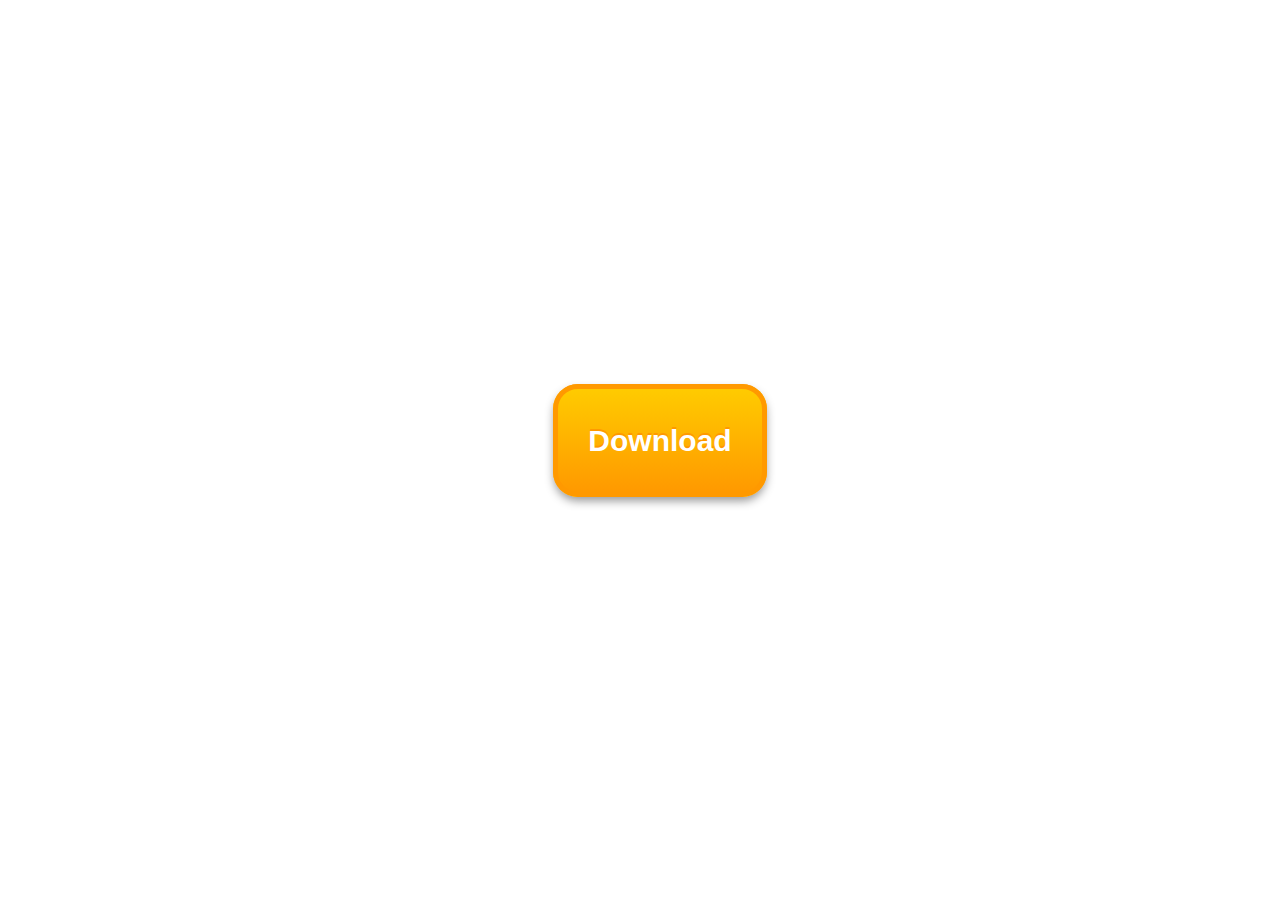
<file: Button Using CSS/index.html>
<!DOCTYPE HTML>
<html lang="en">
<head>
    <meta charset="uft-8" />
    <title>Button | COMP1054 Lab 8</title>
    <link href="css/style.css" rel="stylesheet" media="screen" />
</head>
<body>
    <nav>
        <ul>
            <li><a href="" title="Download">Download</a></li>
        </ul>
    </nav>
</body>
<!-- Created By Andrew Brough -->
</html>
</file>
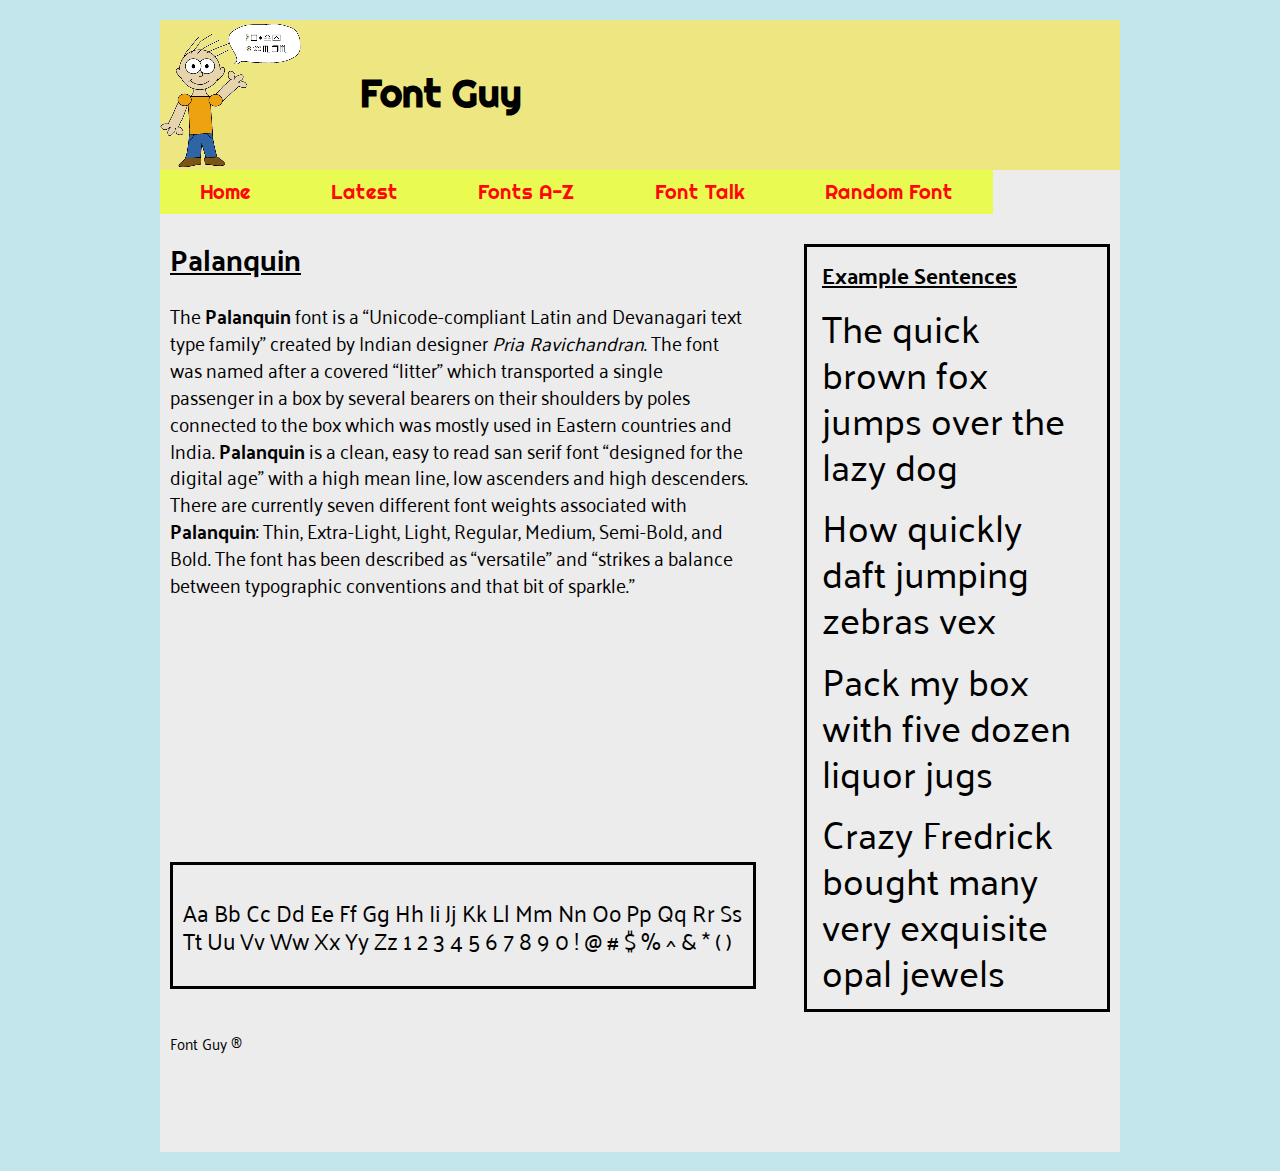
<file: Font Testing/index.html>
<!DOCTYPE html>
<html lang="en">
    <head>
        <meta charset="utf-8">
        <title>Palanquin | Font Man</title>
        <meta name="viewport" content="width=device-width, initial-scale=1.0" />
        <link href="css/normalize.css" rel="stylesheet" />
        <link href="css/style.css" rel="stylesheet" media="screen" />
    </head>
    <body>
        <header>
            <img src="img/fontguylogosmall.png" alt="Font Guy Logo" width="150px" height="150px"/>
            <h1>Font Guy</h1>
            <nav>
                <ul>
                    <li><a href="" title="Font Guy Homepage">Home</a></li>
                    <li><a href="" title="Latest Fonts">Latest</a></li>
                    <li><a href="" title="Fonts A-Z">Fonts A-Z</a></li>
                    <li><a href="" title="Forum">Font Talk</a></li>
                    <li><a href="" title="Random Font">Random Font</a></li>
                </ul>
            </nav>
        </header>
        <main>
            <article class="history">
                <h2>Palanquin</h2>
                <p>The <strong>Palanquin</strong> font is a <q cite="https://fonts.google.com/specimen/Palanquin">Unicode-compliant Latin and Devanagari text type family</q> created by Indian designer <em>Pria Ravichandran</em>.  The font was named after a covered “litter” which transported a single passenger in a box by several bearers on their shoulders by poles connected to the box which was mostly used in Eastern countries and India. <strong>Palanquin</strong> is a clean, easy to read san serif font <q cite="https://fonts.google.com/specimen/Palanquin">designed for the digital age</q> with a high mean line, low ascenders and high descenders. There are currently seven different font weights associated with <strong>Palanquin</strong>: Thin, Extra-Light, Light, Regular, Medium, Semi-Bold, and Bold. The font has been described as <q>versatile</q> and <q cite="https://fonts.google.com/specimen/Palanquin">strikes a balance between typographic conventions and that bit of sparkle.</q></p>
            </article>
            <aside class="sentences">
                <h3>Example Sentences</h3>
                <p>The quick brown fox jumps over the lazy dog</p>
                <p>How quickly daft jumping zebras vex</p>
                <p>Pack my box with five dozen liquor jugs</p>
                <p>Crazy Fredrick bought many very exquisite opal jewels</p>
            </aside>
            <section class="examples">
                <p>Aa Bb Cc Dd Ee Ff Gg Hh Ii Jj Kk Ll Mm Nn Oo Pp Qq Rr Ss Tt Uu Vv Ww Xx Yy Zz 1 2 3 4 5 6 7 8 9 0 ! @ # $ % ^ &amp; * ( )</p>
            </section>
        </main>
        <footer>
            <p><small>Font Guy &reg;</small></p> 
        </footer>
    </body>
</html>
</file>
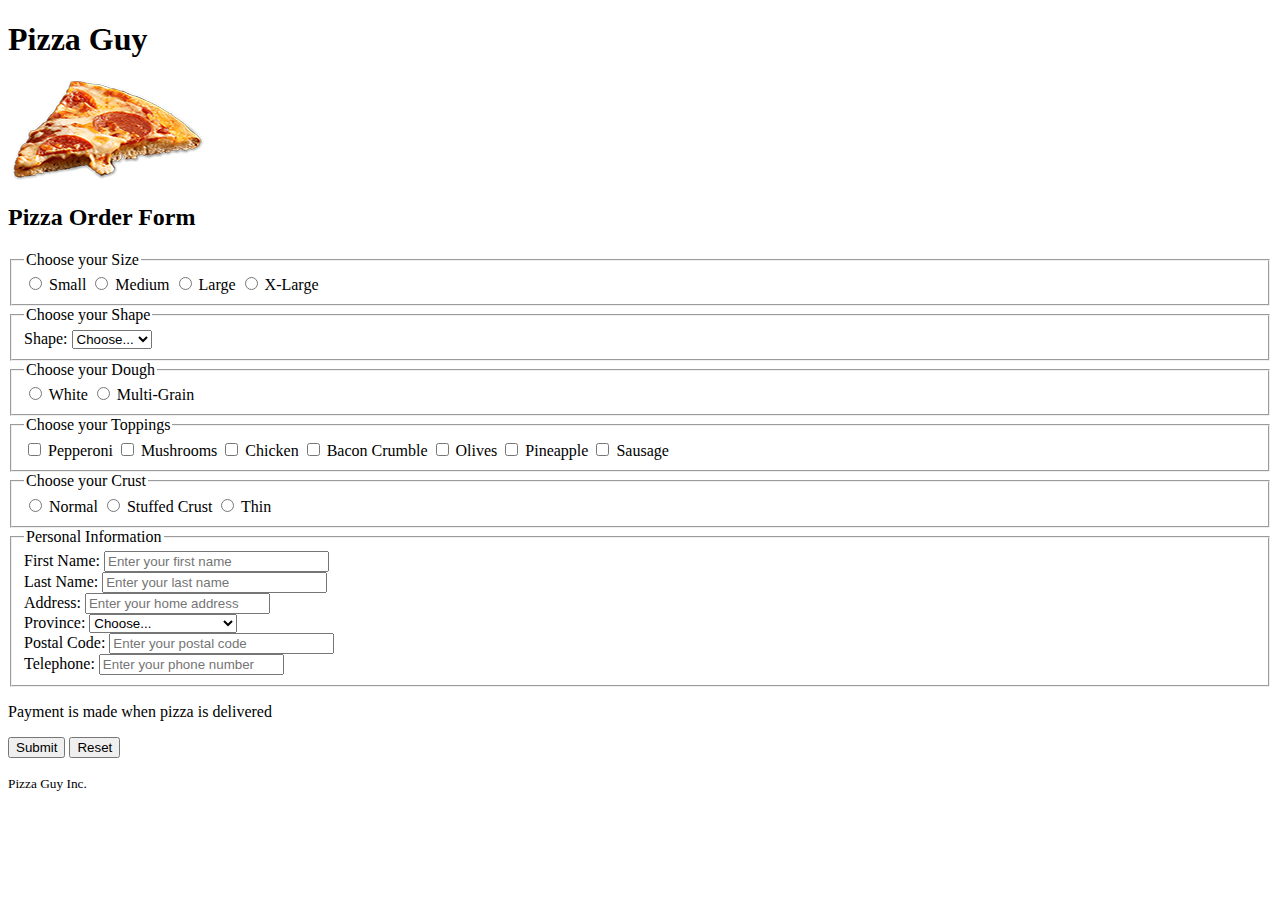
<file: Form Early Example/index.html>
<!doctype html>
<html lang="en">
    <head>
    <meta charset="utf-8" />
    <title>Pizza Order Form | Pizza Guy</title>
    </head>
    <body>
        <header>
        <h1>Pizza Guy</h1>
        <img src="img/pizza-slice.png" width="200" height="100" alt="Pizza Guy Logo" />
        <!-- Imaged sourced from http://www.palermospizza.com/our-pizza/pizzeria/pepperoni-pizza -->
        </header>
        <main>
            <h2>Pizza Order Form</h2>
            <form id="Order_form" method="post" action="order-form.php">
                <input type="hidden" name="form_sent" value="1" />
                <fieldset>
                    <legend>Choose your Size</legend>
                        <input type="radio" name="size" id="small" value="small" />
                        <label for="small">Small</label>
                        <input type="radio" name="size" id="medium" value="medium" />
                        <label for="medium">Medium</label>
                        <input type="radio" name="size" id="large" value="large" />
                        <label for="large">Large</label>
                        <input type="radio" name="size" id="x-large" value="x-large" /> <label for="x-large">X-Large</label>
                </fieldset>
                <fieldset>
                    <legend>Choose your Shape</legend>
                        <label for="shape">Shape:</label>
                        <select id="shape" name="shape" required>
                            <option value="choose">Choose...</option>
                            <option value="circle">Circle</option>
                            <option value="square">Square</option>
                        </select>
                </fieldset>
                <fieldset>
                    <legend>Choose your Dough</legend>
                        <input type="radio" name="dough" id="white" value="white" />
                        <label for="white">White</label>
                        <input type="radio" name="grain" id="grain" value="grain" />
                        <label for="grain">Multi-Grain</label>
                </fieldset>
                <fieldset>
                    <legend>Choose your Toppings</legend>
                        <input type="checkbox" name="topping" id="pepperoni" value="pepperoni" />
                        <label for="pepperoni">Pepperoni</label>
                        <input type="checkbox" name="topping" id="mushroom" value="mushroom" />
                        <label for="mushroom">Mushrooms</label>
                        <input type="checkbox" name="topping" id="chicken" value="chicken" />
                        <label for="chicken">Chicken</label>
                        <input type="checkbox" name="topping" id="baconcrumble" value="baconcrumble" />
                        <label for="baconcrumble">Bacon Crumble</label>
                        <input type="checkbox" name="topping" id="olives" value="olives" />
                        <label for="olives">Olives</label>
                        <input type="checkbox" name="topping" id="pineapple" value="pineapple" />
                        <label for="pineapple">Pineapple</label>
                        <input type="checkbox" name="topping" id="sausage" value="sausage" />
                        <label for="sausage">Sausage</label>
                </fieldset>
                <fieldset>
                    <legend>Choose your Crust</legend>
                        <input type="radio" name="crust" id="normal" value="normal" />
                        <label for="normal">Normal</label>
                        <input type="radio" name="crust" id="stuffed" value="stuffed" />
                        <label for="stuffed">Stuffed Crust</label>
                        <input type="radio" name="crust" id="thin" value="thin" />
                        <label for="thin">Thin</label>
                </fieldset>
                <fieldset>
                    <legend>Personal Information</legend>
                    <div>
                        <label for= "fname">First Name:</label>
                        <input type="text" name="fname" id="fname" size="25" maxlength="30" placeholder= "Enter your first name" required />
                    </div>
                    <div>
                        <label for= "lname">Last Name:</label>
                        <input type="text" name="lname" id="lname" size="25" maxlength="30" placeholder= "Enter your last name" required />
                    </div>
                    <div>
                        <label for="address">Address:</label>
                        <input type="text" id="address" name="address" placeholder= "Enter your home address" required />
                    </div>
                    <div>
                        <label for="province">Province:</label>
                        <select id="province" name="province">
                            <option value="choose">Choose...</option>
                            <option value="AB">Alberta</option>
                            <option value="BC">British Colombia</option>
                            <option value="ON">Ontario</option>
                            <option value="MB">Manitoba</option>
                            <option value="NB">New Brunswick</option>
                            <option value="NL">Newfoundland</option>
                            <option value="NT">Northwest Territories</option>
                            <option value="NS">Nova Scotia</option>
                            <option value="NV">Nunavut</option>
                            <option value="PE">Prince Edward Island</option>
                            <option value="PQ">Québec</option>
                            <option value="SK">Saskatchewan</option>
                            <option value="YK">Yukon</option>
                        </select>
                    </div>
                    <div>
                        <label for="postalcode">Postal Code:</label>
                        <input type="text" id="postalcode" size="25" maxlength="6" placeholder= "Enter your postal code"
                    </div>
                    <div>
                        <label for= "phone">Telephone:</label>
                        <input type= "tel" name="phone" id="phone" pattern="\d{3}-\d{3 }-\d{4}" placeholder="Enter your phone number" required />
                    </div>
                </fieldset>
                <p>Payment is made when pizza is delivered</p>
                <input type="submit" />
                <input type="reset" />
            </form>
            <footer>
                <p><small>Pizza Guy Inc.</small></p>
            </footer>
        </main>
    </body>
    <!-- Coded By Andrew Brough -->
</html>
</file>
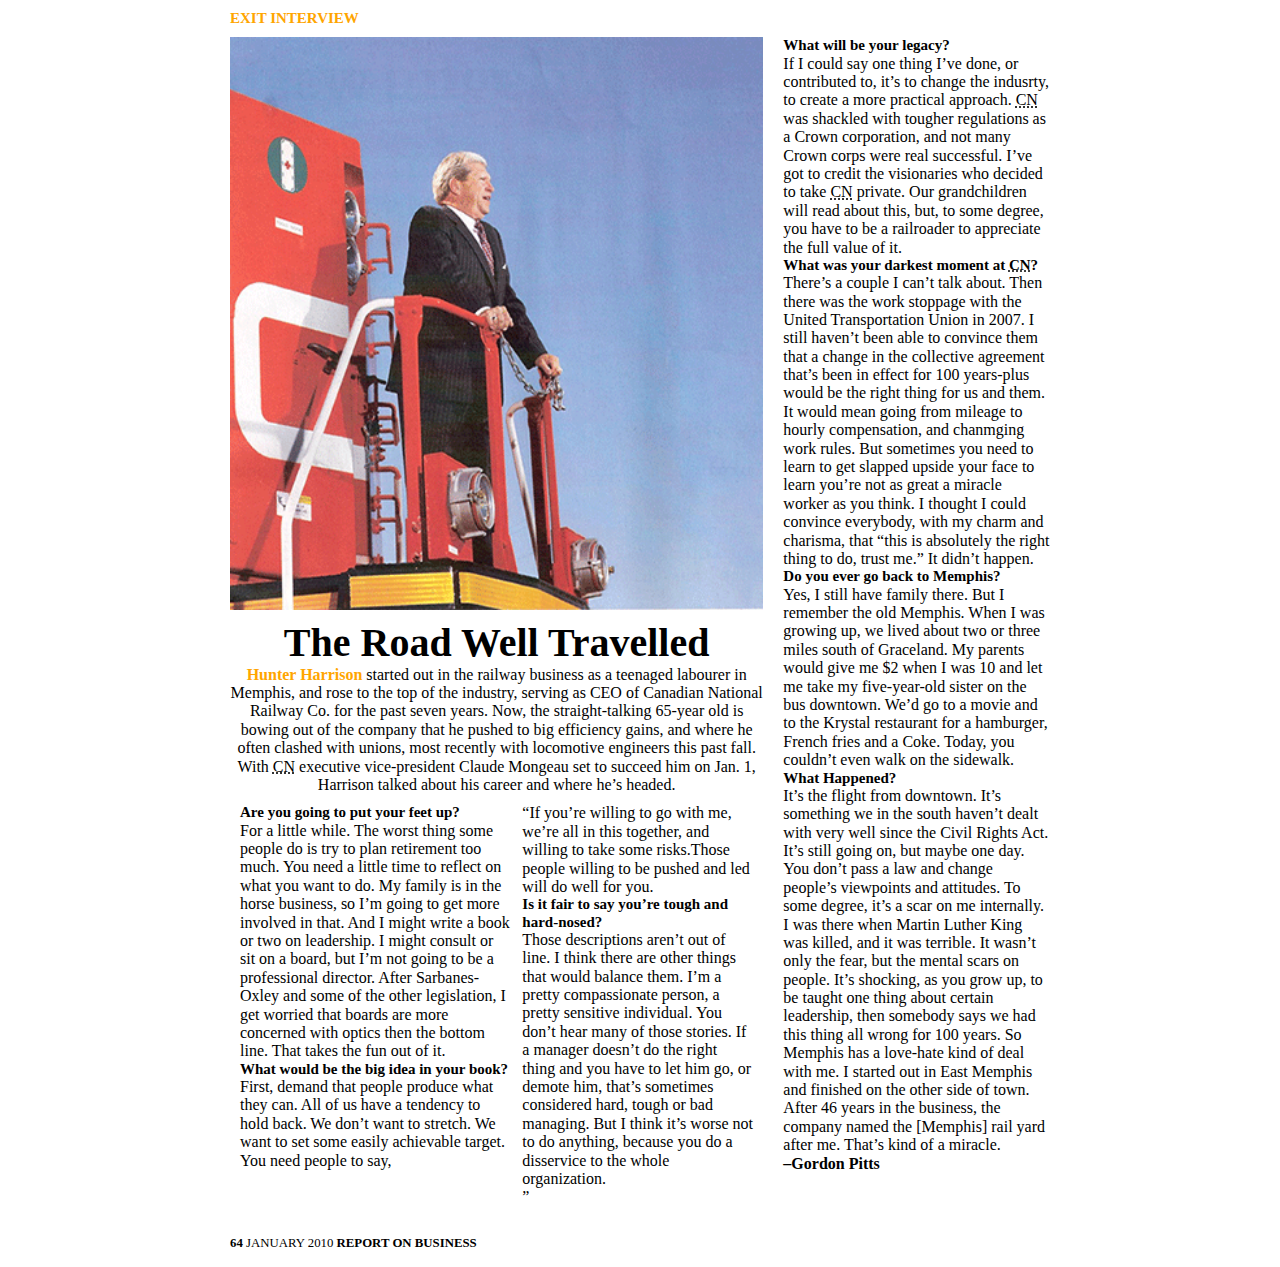
<file: Magazine Page Recreation/index.html>
<!DOCTYPE html>
<html>
<head>
	<meta charset="utf-8" />
	<title>Exit Interview: Hunter Harrison | Report On Business</title>
	<link href="css/normalize.css" rel="stylesheet" />
	<link href="css/syle.css" rel="stylesheet" media="screen" />
</head>
<body>
	<div id="container"></div>
		<header>
			<h1>Exit Interview</h1>
		</header>
		<main>
			<article>
				<div class="half1">
					<img src="img/newspaperimage.png"  />
					<h2 id="heading">The Road Well Travelled</h2>
					<p id="paragraph"><strong>Hunter Harrison</strong> started out in the railway business as a teenaged labourer in Memphis, and rose to the top of the industry, serving as CEO of Canadian National Railway Co. for the past seven years. Now, the straight-talking 65-year old is bowing out of the company that he pushed to big efficiency gains, and where he often clashed with unions, most recently with locomotive engineers this past fall. With <abbr title="Canadian National">CN</abbr> executive vice-president Claude Mongeau set to succeed him on Jan. 1, Harrison talked about his career and where he’s headed.</p>
					<div class="container2">
						<div class="split1">
							<h2>Are you going to put your feet up?</h2>
							<p>For a little while. The worst thing some people do is try to plan retirement too much. You need a little time to reflect on what you want to do. My family is in the horse business, so I’m going to get more involved in that. And I might write a book or two on leadership. I might consult or sit on a board, but I’m not going to be a professional director. After Sarbanes-Oxley and some of the other legislation, I get worried that boards are more concerned with optics then the bottom line. That takes the fun out of it.</p>
						
							<h2>What would be the big idea in your book?</h2>
							<p>First, demand that people produce what they can. All of us have a tendency to hold back. We don’t want to stretch. We want to set some easily achievable target. You need people to say,</q> 
						</div><!-- End of .split1 -->
						<div class="split2">
							<q>If you’re willing to go with me, we’re all in this together, and willing to take some risks.Those people willing to be pushed and led will do well for you.</p>
							<h2>Is it fair to say you’re tough and hard-nosed?</h2>
							<p>Those descriptions aren’t out of line. I think there are other things that would balance them. I’m a pretty compassionate person, a pretty sensitive individual. You don’t hear many of those stories. If a manager doesn’t do the right thing and you have to let him go, or demote him, that’s sometimes considered hard, tough or bad managing. But I think it’s worse not to do anything, because you do a disservice to the whole organization.</p>
						</div><!-- End of .split2 -->
					</div><!-- End of .container2 -->
				</div><!-- End of .half1 -->
				<div class= "half2">
					<h2>What will be your legacy?</h2>
					<p>If I could say one thing I’ve done, or contributed to, it’s to change the indusrty, to create a more practical approach. <abbr title="Canadian National">CN</abbr> was shackled with tougher regulations as a Crown corporation, and not many Crown corps were real successful. I’ve got to credit the visionaries who decided to take <abbr title="Canadian National">CN</abbr> private. Our grandchildren will read about this, but, to some degree, you have to be a railroader to appreciate the full value of it.</p>
					<h2>What was your darkest moment at <abbr title="Canadian National">CN</abbr>?</h2>
					<p>There’s a couple I can’t talk about. Then there was the work stoppage with the United Transportation Union in 2007. I still haven’t been able to convince them that a change in the collective agreement that’s been in effect for 100 years-plus would be the right thing for us and them. It would mean going from mileage to hourly compensation, and chanmging work rules. But sometimes you need to learn to get slapped upside your face to learn you’re not as great a miracle worker as you think. I thought I could convince everybody, with my charm and charisma, that <q>this is absolutely the right thing to do, trust me.</q> It didn’t happen.</p>
					<h2>Do you ever go back to Memphis?</h2>
					<p>Yes, I still have family there. But I remember the old Memphis. When I was growing up, we lived about two or three miles south of Graceland. My parents would give me $2 when I was 10 and let me take my five-year-old sister on the bus downtown. We’d go to a movie and to the Krystal restaurant for a hamburger, French fries and a Coke. Today, you couldn’t even walk on the sidewalk.</p>
					<h2>What Happened?</h2>
					<p>It’s the flight from downtown. It’s something we in the south haven’t dealt with very well since the Civil Rights Act. It’s still going on, but maybe one day. You don’t pass a law and change people’s viewpoints and attitudes. To some degree, it’s a scar on me internally. I was there when Martin Luther King was killed, and it was terrible. It wasn’t only the fear, but the mental scars on people. It’s shocking, as you grow up, to be taught one thing about certain leadership, then somebody says we had this thing all wrong for 100 years. So Memphis has a love-hate kind of deal with me. I started out in East Memphis and finished on the other side of town. After 46 years in the business, the company named the [Memphis] rail yard after me. That’s kind of a miracle.</p>
					<p>–Gordon Pitts</p>
				</div><!-- end of .half2 -->
			</article>
		</main>
		<footer>
			<p><small><em>64</em> <time datetime="2010-01">January 2010</time> Report On Business</small></p>
		</footer>
	</div><!-- end #container -->
</body>
<!-- Coded By Andrew Brough -->
</html>
</file>
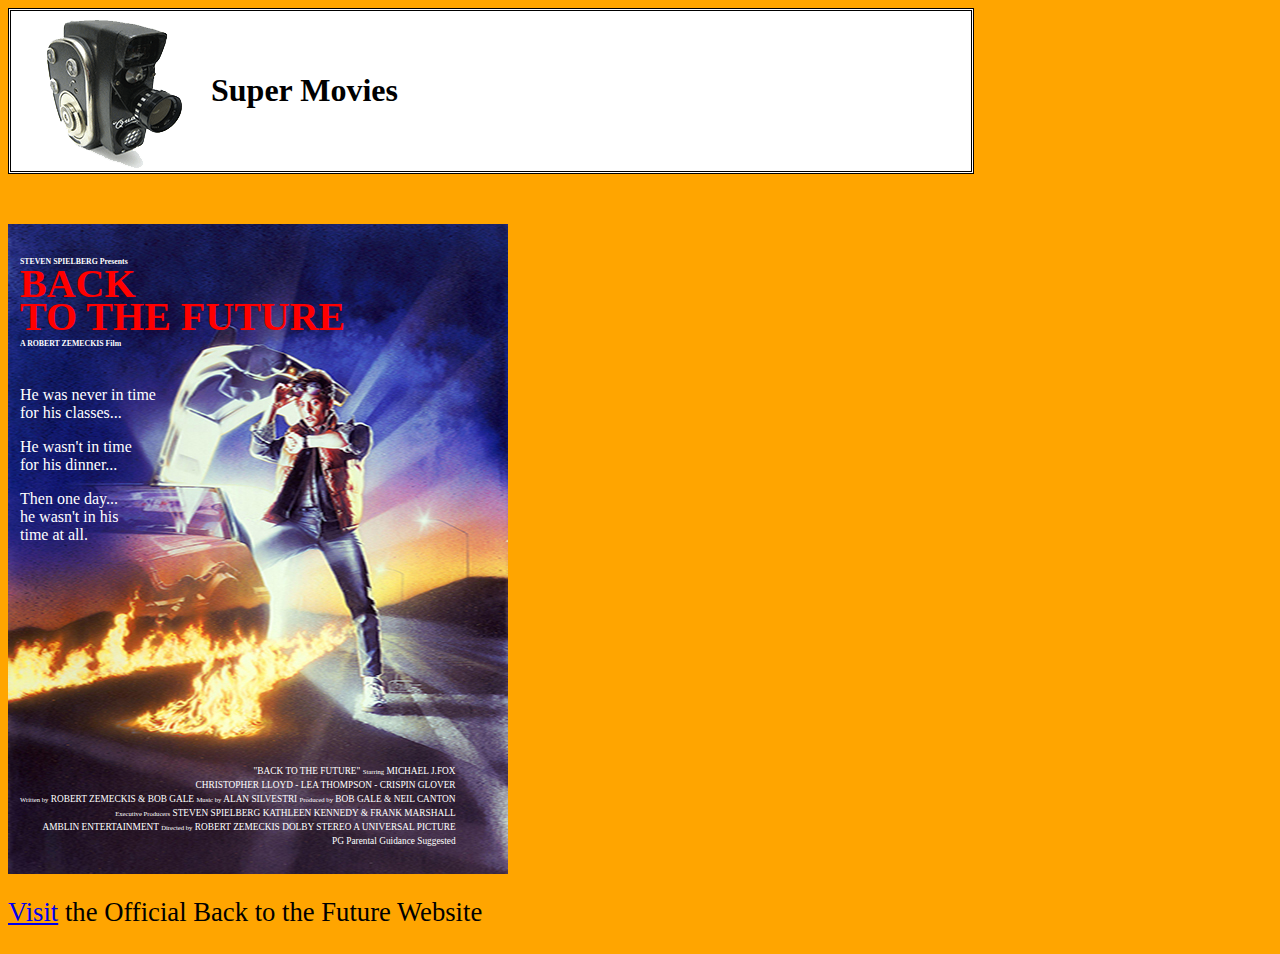
<file: Movie Poster Text Recreation/index.html>
<!doctype html>
<html lang="en">
<head>
    <meta charset="utf-8" />
    <title>Back to the Future | Super Movies</title>
    <link href="css/stylesheet.css" rel="stylesheet" media="screen" />
</head>
<body>
    <header id="page">
        <h1>Super Movies</h1>
        <img src="img/filmreel.png" width="200" height="200" alt= "Super Movies Logo" />
        <!-- Imaged Sourced from https://www.freeimages.com/photo/old-moviecamera-1423758 -->
    </header>
    <main>
        <section id="poster">
            <img src="img/backtothefuture.jpg" width= "500" height= "650" alt= "Back to the Future Poster" />
            <!-- Imaged Sourced from https://i.pinimg.com/originals/64/67/05/646705f632b193a2db723b0406e3e409.jpg -->
            <header id="Title">
                <h3>STEVEN SPIELBERG Presents</h3>
                <h2><strong>BACK</strong></h2>
                <h2><strong>TO THE FUTURE</strong></h2>
                <h3>A ROBERT ZEMECKIS Film</h3>
            </header>
            <main>
                <p>He was never in time</br>for his classes...</p>
                <p>He wasn't in time</br>for his dinner...</p>
                <p>Then one day...</br>he wasn't in his</br>time at all.</p>
            </main>
            <footer>
                <p>"BACK TO THE FUTURE" <em>Starring</em> MICHAEL J.FOX</p>
                <p>CHRISTOPHER LLOYD - LEA THOMPSON - CRISPIN GLOVER</p>
                <p><em>Written by</em> ROBERT ZEMECKIS &amp; BOB GALE <em>Music by</em> ALAN SILVESTRI <em>Produced by</em> BOB GALE &amp; NEIL CANTON</p>
                <p><em>Executive Producers</em> STEVEN SPIELBERG KATHLEEN KENNEDY &amp; FRANK MARSHALL</p>
                <p>AMBLIN ENTERTAINMENT <em>Directed by</em> ROBERT ZEMECKIS DOLBY STEREO A UNIVERSAL PICTURE</p>
                <p>PG Parental Guidance Suggested</p>
            </footer>
        </section>
        </main>
        <footer id= "link">
            <p><a href="http://www.backtothefuture.com/">Visit</a> the Official Back to the Future Website</p>
        </footer>
</body>
<!-- Coded by Andrew Brough -->
</html>
</file>
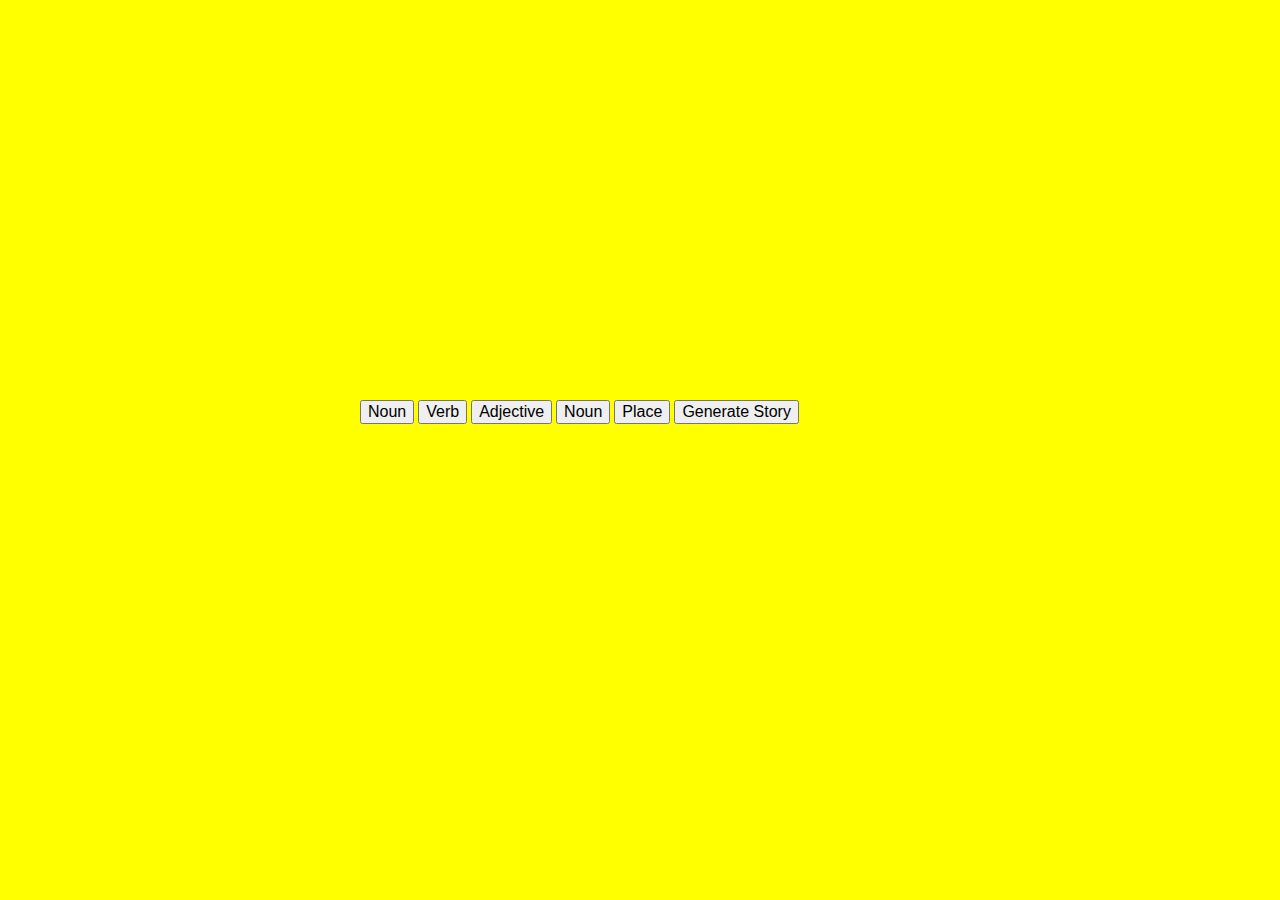
<file: See and Say Recreation/index.html>
<!DOCTYPE html>
<html lang="en">
<head>
	<meta charset="utf-8" />
	<meta name="viewport" content="width=device-width, initial-scale=1.0" />
	<title>Assignment 1 | COMP1073 Client-Side JavaScript</title>
	<link rel="stylesheet" href="css/normalize.css" />
	<link rel="stylesheet" href="css/main.css" />
</head>

<body>
	<button id="noun1">Noun</button>
	<button id="verb">Verb</button>
	<button id="adjective">Adjective</button>
	<button id="noun2">Noun</button>
	<button id="place">Place</button>
	<button id="pass">Generate Story</button>
	<script src="js/app.js"></script>
</body>
<!-- Recreated by Andrew Brough based on see and say exercise-->
</html>
</file>
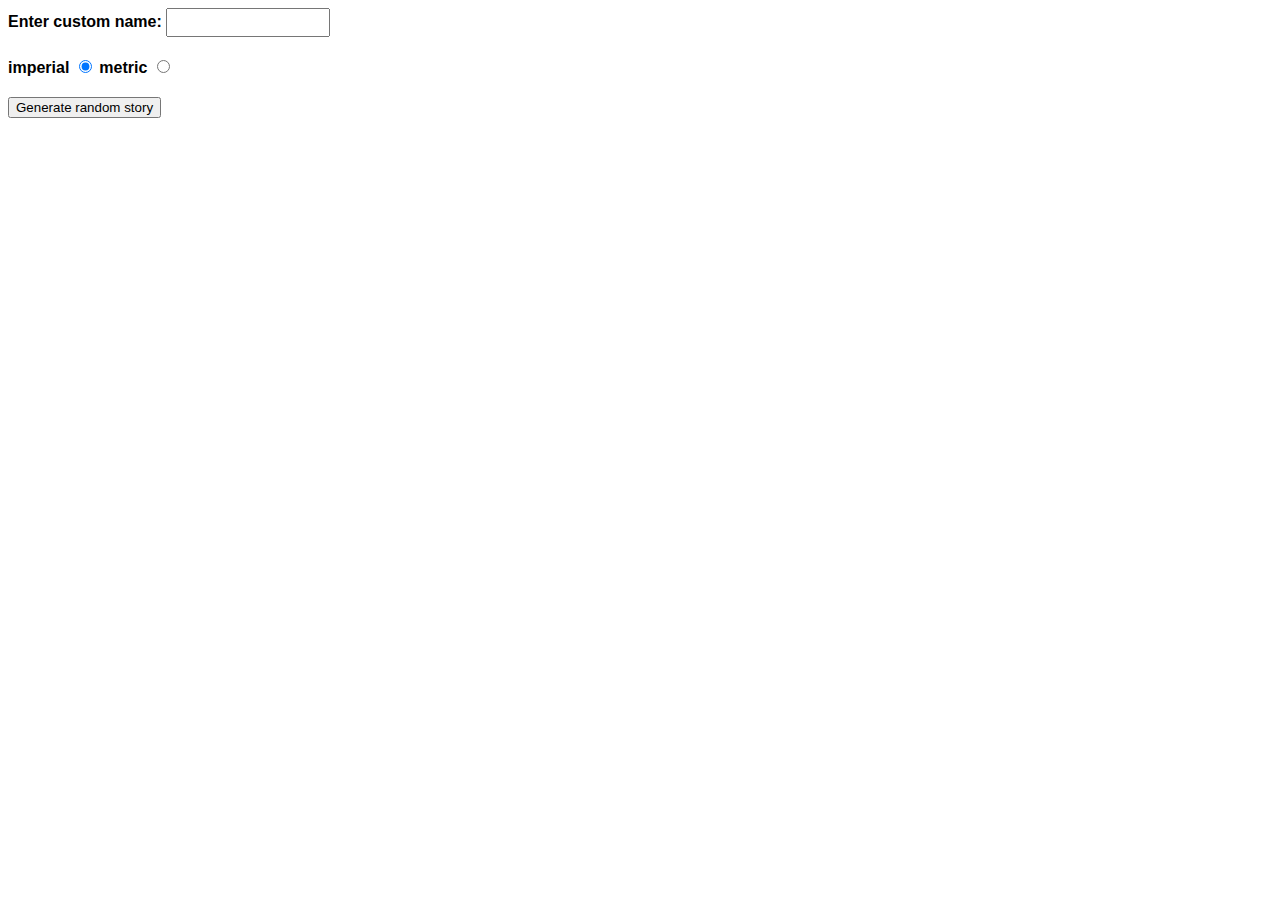
<file: Silly Stories Lab/index.html>
<!DOCTYPE html>
<html>
<head>
    <meta charset="utf-8" />
    <meta name="viewport" content="width=device-width, initial-scale=1.0" />
    <title>Lab 3 | COMP1073 Client-Side JavaScript</title>
	<link href="css/styles.css" rel="stylesheet" />
</head>

  <body>
    <div>
      <label for="customname">Enter custom name:</label>
      <input id="customname" type="text" placeholder="">
    </div>
    <div>
	  <label for="imperial">imperial</label>
	  <input id="imperial" type="radio" name="units" value="imperial" checked>
	  <label for="metric">metric</label>
	  <input id="metric" type="radio" name="units" value="metric">
    </div>
    <div>
      <button class="randomize">Generate random story</button>
    </div>
    <!-- This lab based on the excellent assessment challenge at https://developer.mozilla.org/en-US/docs/Learn/JavaScript/First_steps/Silly_story_generator -->
    <p class="story"></p>
    <script src="js/silly-story.js"></script>
  </body>
  <!-- Lab completed by Andrew Brough -->
</html>
</file>
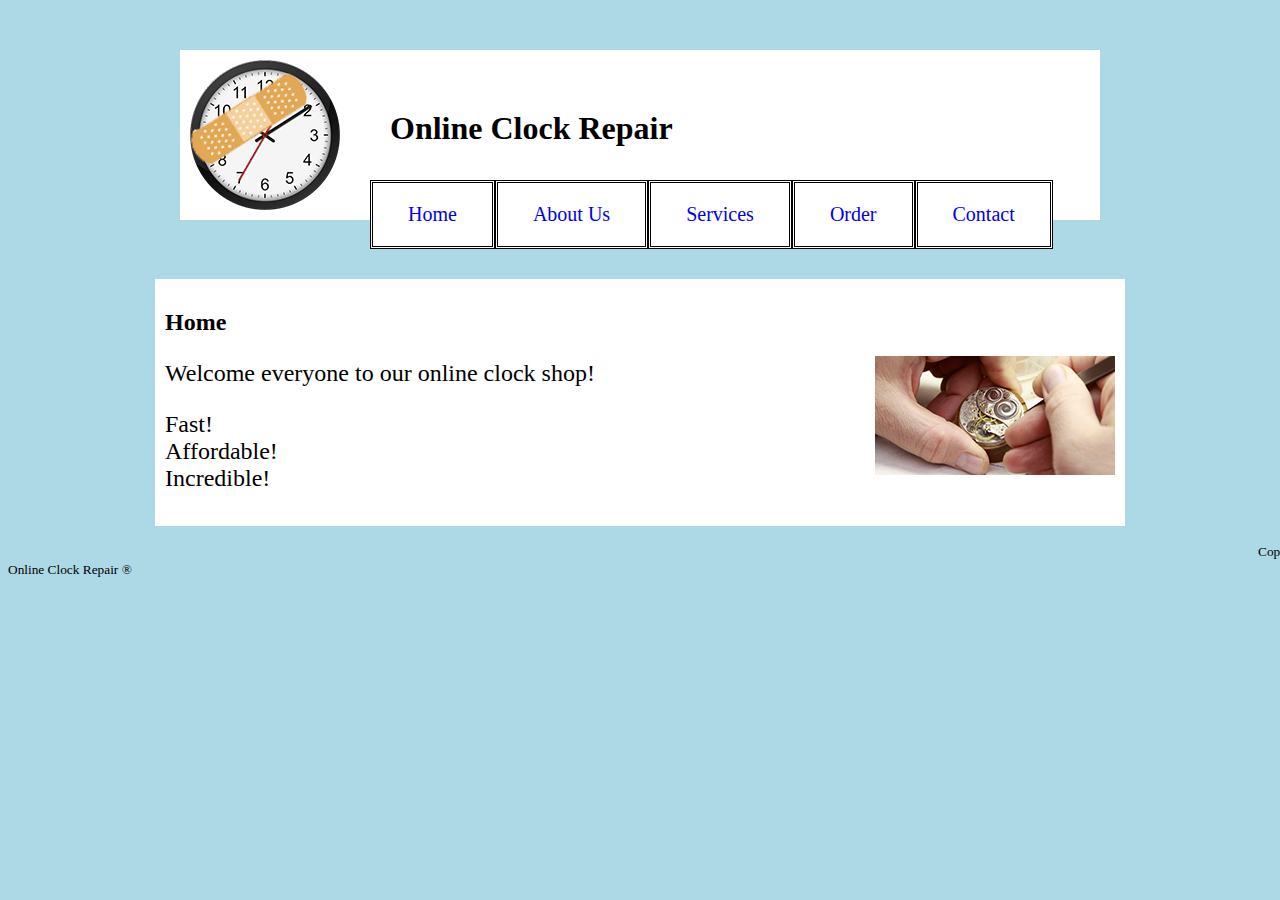
<file: Clock Website/pages/index.html>
<!doctype html>
<html lang="en">
<head>
    <title>Home | Online Clock Repair</title>
    <meta charset="utf-8" />
    <link href="../css/styles.css" rel="stylesheet" media="screen" />
</head>
<body>
    <header>
        <img src="../img/clock-logo.png" alt="Online Clock Repair Logo" width="150px" length="150px" />
        <h1>Online Clock Repair</h1>
        <nav>
            <ul>
                <li><a href="index.html" title="Online Clock Repair Home">Home</a></li>
                <li><a href="aboutus.html" title="About Us">About Us</a></li>
                <li><a href="services.html" title="Services">Services</a></li>
                <li><a href="orderfrm.html" title="Order Form">Order</a></li>
                <li><a href="contact.html" title="Contact">Contact</a></li>
            </ul>
        </nav>
    </header>
    <main id=home>
        <article>
            <h2>Home</h2>
            <img src="../img/clock-repair.jpg" alt="Repairing a clock" width="240" length="119" />
            <p>Welcome everyone to our online clock shop!</p>
            <p>Fast!</br>Affordable!</br>Incredible!</p>
        </article>
    </main>
    <footer>
        <p><small>Copyright Online Clock Repair &reg;</small></p>    
    </footer>
</body>
<!-- Created by Andrew Brough -->
</html>
</file>
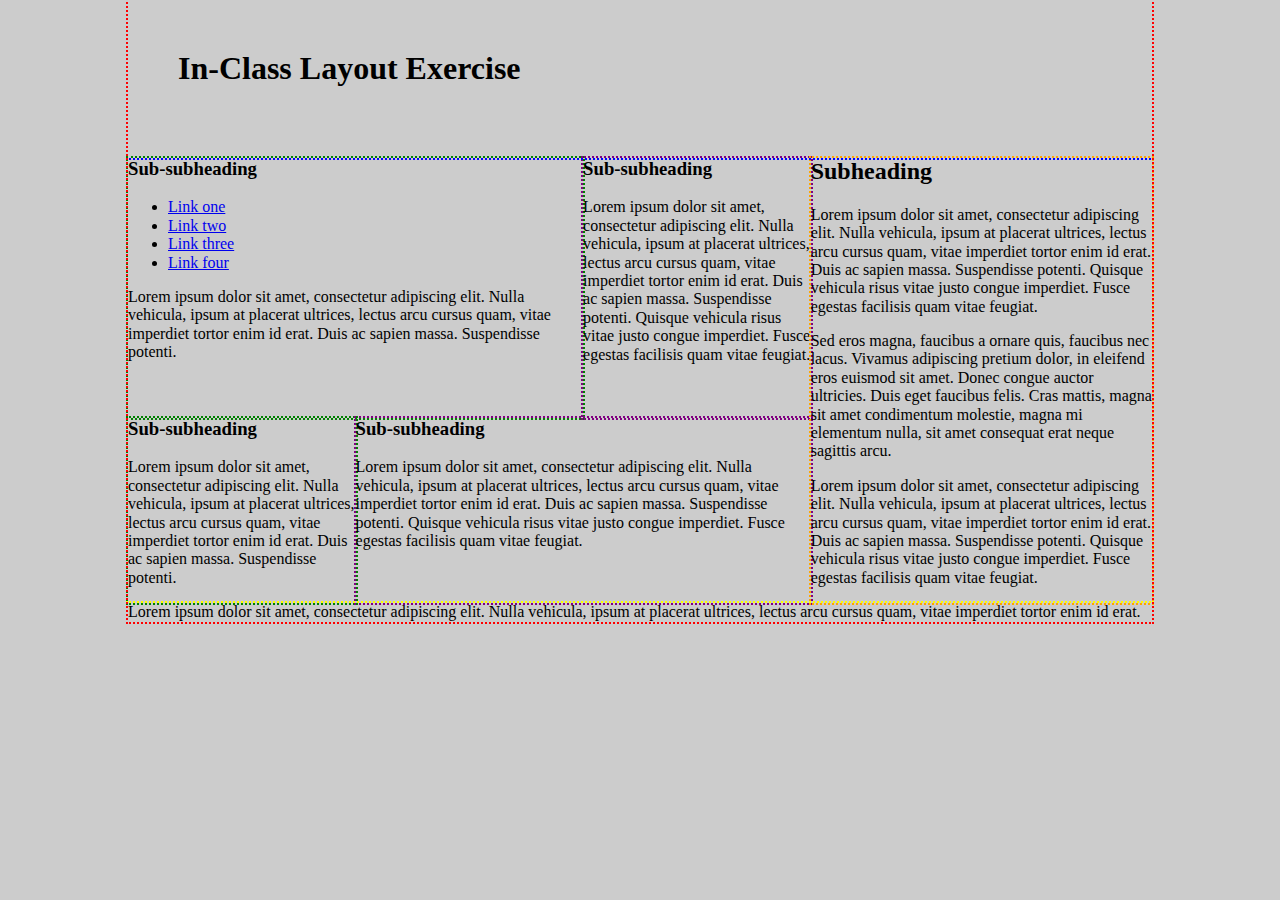
<file: FlexBox Testing/lab-5.html>
<!DOCTYPE HTML>
<html>
<head>
	<meta charset="UTF-8">
	<title>Lab 5 | COMP1054 Web User Interface Design</title>
	<style>
		@import url(css/normalize.css);
		body {
			background: #CCC;
		}
		h1, h2, h3, h4, h5, h6, p {
			margin-top: 0;
		}
		#container {
			outline: 2px dotted red;
			margin: 0 auto;
			width: 80%;
		}
		#header {
			outline: 2px dotted blue;
			padding: 50px;
		}
		/* Initial flexbox around whole content----------------*/
		main {
			display: flex;
		}
		/* Flex Box around left half of content---------------------*/
		.column1 {
			flex: 2;
			display: flex;
			flex-direction: column;
		}
		/* First row flexbox---------------------*/
		.box1 {
			display: flex;
			flex: 2;
		}
		#sidebar1 {
			outline: 2px dotted green;
			flex: 2;
		}
		#sidebar2 {
			outline: 2px dotted purple;
			flex: 1;
		}
		/*Second row flex box------------------------*/
		.box2 {
			display: flex;
			flex:1
		}
		#sidebar3 {
			outline: 2px dotted green;
			flex: 1;
		}
		#sidebar4 {
			outline: 2px dotted purple;
			flex: 2;
		}
		/* Flex Box around right half of content ----------------------*/
		.column2 {
			display: flex;
			flex: 1;
		}
		#main {
			outline: 2px dotted orange;
		}
		/* Footer--------------------------------*/
		#footer {
			outline: 2px dotted yellow;
		}
		.cf:before,
		.cf:after {
			content: " "; /* 1 */
			display: table; 
		}
		.cf:after {
			clear: both;
		}
		.cf {
			*zoom: 1;
		}
	</style>
</head>

<body>
	<div id="container">
		<header id="header" role="banner">
			<h1>In-Class Layout Exercise</h1>
		</header>
		<main>
			<div class="column1">
				<div class="box1">
					<div id="sidebar1">
						<h3>Sub-subheading</h3>
						<nav role="navigation">
							<ul>
								<li><a href="#">Link one</a></li>
								<li><a href="#">Link two</a></li>
								<li><a href="#">Link three</a></li>
								<li><a href="#">Link four</a></li>
							</ul>
						</nav>
						<p>Lorem ipsum dolor sit amet, consectetur adipiscing elit. Nulla vehicula, ipsum at placerat ultrices, lectus arcu cursus quam, vitae imperdiet tortor enim id erat. Duis ac sapien massa. Suspendisse potenti.</p>
					</div><!-- #sidebar1 -->
					<div id="sidebar2">
						<h3>Sub-subheading</h3>
						<p>Lorem ipsum dolor sit amet, consectetur adipiscing elit. Nulla vehicula, ipsum at placerat ultrices, lectus arcu cursus quam, vitae imperdiet tortor enim id erat. Duis ac sapien massa. Suspendisse potenti. Quisque vehicula risus vitae justo congue imperdiet. Fusce egestas facilisis quam vitae feugiat.</p>
					</div><!-- #sidebar2 -->
				</div><!-- .box1 -->
				<div class="box2">
					<div id="sidebar3">
						<h3>Sub-subheading</h3>
						<p>Lorem ipsum dolor sit amet, consectetur adipiscing elit. Nulla vehicula, ipsum at placerat ultrices, lectus arcu cursus quam, vitae imperdiet tortor enim id erat. Duis ac sapien massa. Suspendisse potenti.</p>
					</div><!-- #sidebar3 -->
					<div id="sidebar4">
						<h3>Sub-subheading</h3>
						<p>Lorem ipsum dolor sit amet, consectetur adipiscing elit. Nulla vehicula, ipsum at placerat ultrices, lectus arcu cursus quam, vitae imperdiet tortor enim id erat. Duis ac sapien massa. Suspendisse potenti. Quisque vehicula risus vitae justo congue imperdiet. Fusce egestas facilisis quam vitae feugiat.</p>
					</div><!-- #sidebar4 -->
				</div><!-- .box2 -->
			</div><!-- .column1 -->
			<div class="column2">
				<div id="main" role="main">
					<h2>Subheading</h2>
					<p>Lorem ipsum dolor sit amet, consectetur adipiscing elit. Nulla vehicula, ipsum at placerat ultrices, lectus arcu cursus quam, vitae imperdiet tortor enim id erat. Duis ac sapien massa. Suspendisse potenti. Quisque vehicula risus vitae justo congue imperdiet. Fusce egestas facilisis quam vitae feugiat.</p>
					<p>Sed eros magna, faucibus a ornare quis, faucibus nec lacus. Vivamus adipiscing pretium dolor, in eleifend eros euismod sit amet. Donec congue auctor ultricies. Duis eget faucibus felis. Cras mattis, magna sit amet condimentum molestie, magna mi elementum nulla, sit amet consequat erat neque sagittis arcu.</p>
					<p>Lorem ipsum dolor sit amet, consectetur adipiscing elit. Nulla vehicula, ipsum at placerat ultrices, lectus arcu cursus quam, vitae imperdiet tortor enim id erat. Duis ac sapien massa. Suspendisse potenti. Quisque vehicula risus vitae justo congue imperdiet. Fusce egestas facilisis quam vitae feugiat.</p>
				</div><!-- #main -->
			</div><!-- column2 -->
		</main>
		<footer id="footer" role="contentinfo">
			<p>Lorem ipsum dolor sit amet, consectetur adipiscing elit. Nulla vehicula, ipsum at placerat ultrices, lectus arcu cursus quam, vitae imperdiet tortor enim id erat.</p>
		</footer>
	</div><!-- #container -->
</body>
<!-- FlexBox Coding by Andrew Brough -->
</html>
</file>
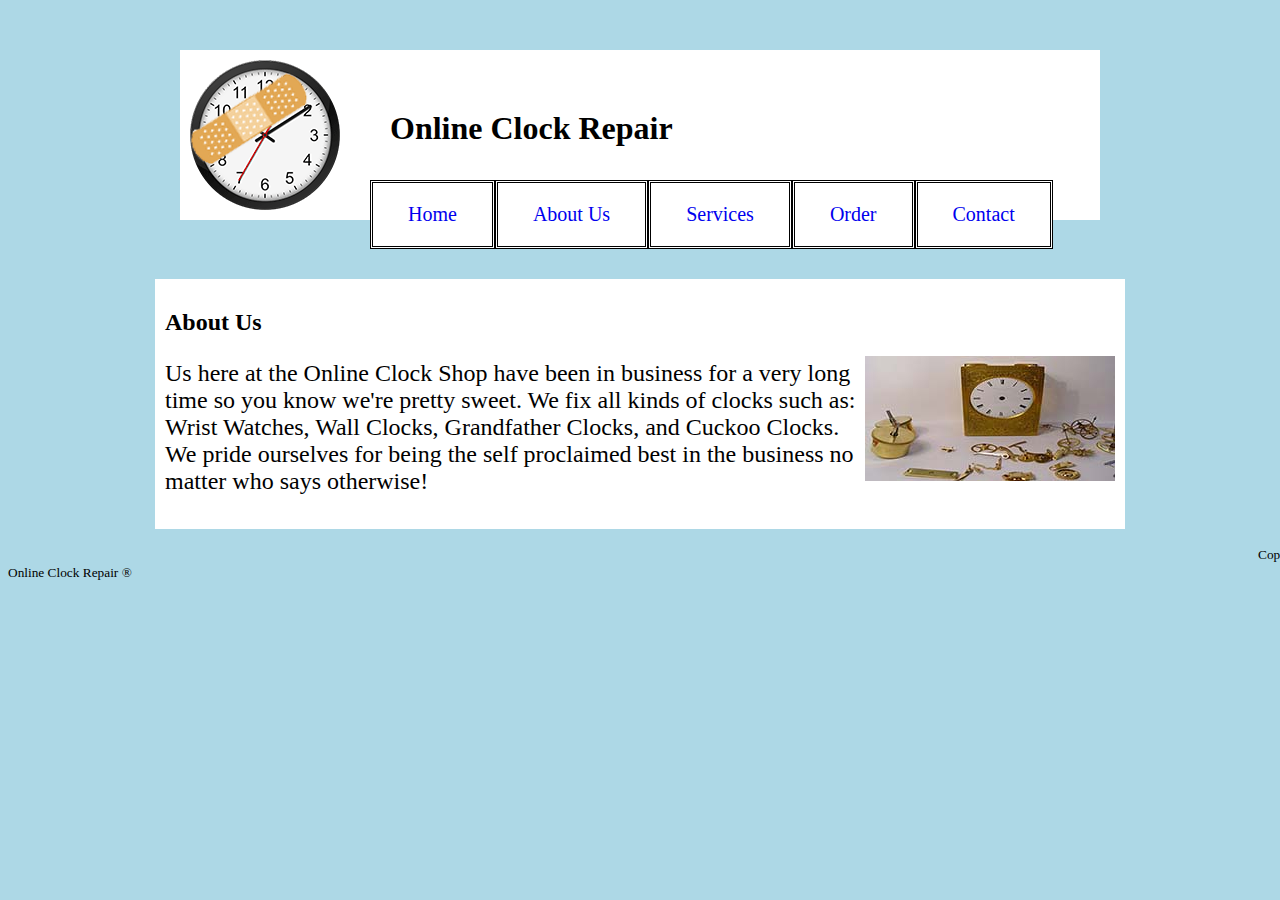
<file: Clock Website/pages/aboutus.html>
<!doctype html>
<html lang="en">
<head>
    <title>About Us | Online Clock Repair</title>
    <meta charset="utf-8" />
    <link href="../css/styles.css" rel="stylesheet" media="screen" />
</head>
<body>
    <header>
        <img src="../img/clock-logo.png" alt="Online Clock Repair Logo" width="150" length="150" />
        <h1>Online Clock Repair</h1>
        <nav>
            <ul>
                <li><a href="index.html" title="Online Clock Repair Home">Home</a></li>
                <li><a href="aboutus.html" title="About Us">About Us</a></li>
                <li><a href="services.html" title="Services">Services</a></li>
                <li><a href="orderfrm.html" title="Order Form">Order</a></li>
                <li><a href="contact.html" title="Contact">Contact</a></li>
            </ul>
        </nav>
    </header>
    <main id="aboutus">
        <article>
            <h2>About Us</h2>
            <img src="../img/clock-repair3.jpg" alt="Clock Parts" width="250" length="125" /> 
            <p>Us here at the Online Clock Shop have been in business for a very long time so you know we're pretty sweet. We fix all kinds of clocks such as: Wrist Watches, Wall Clocks, Grandfather Clocks, and Cuckoo Clocks. We pride ourselves for being the self proclaimed best in the business no matter who says otherwise!</p>
        </article>
    </main>
    <footer>
        <p><small>Copyright Online Clock Repair &reg;</small></p>      
    </footer>
</body>
</html>
</file>
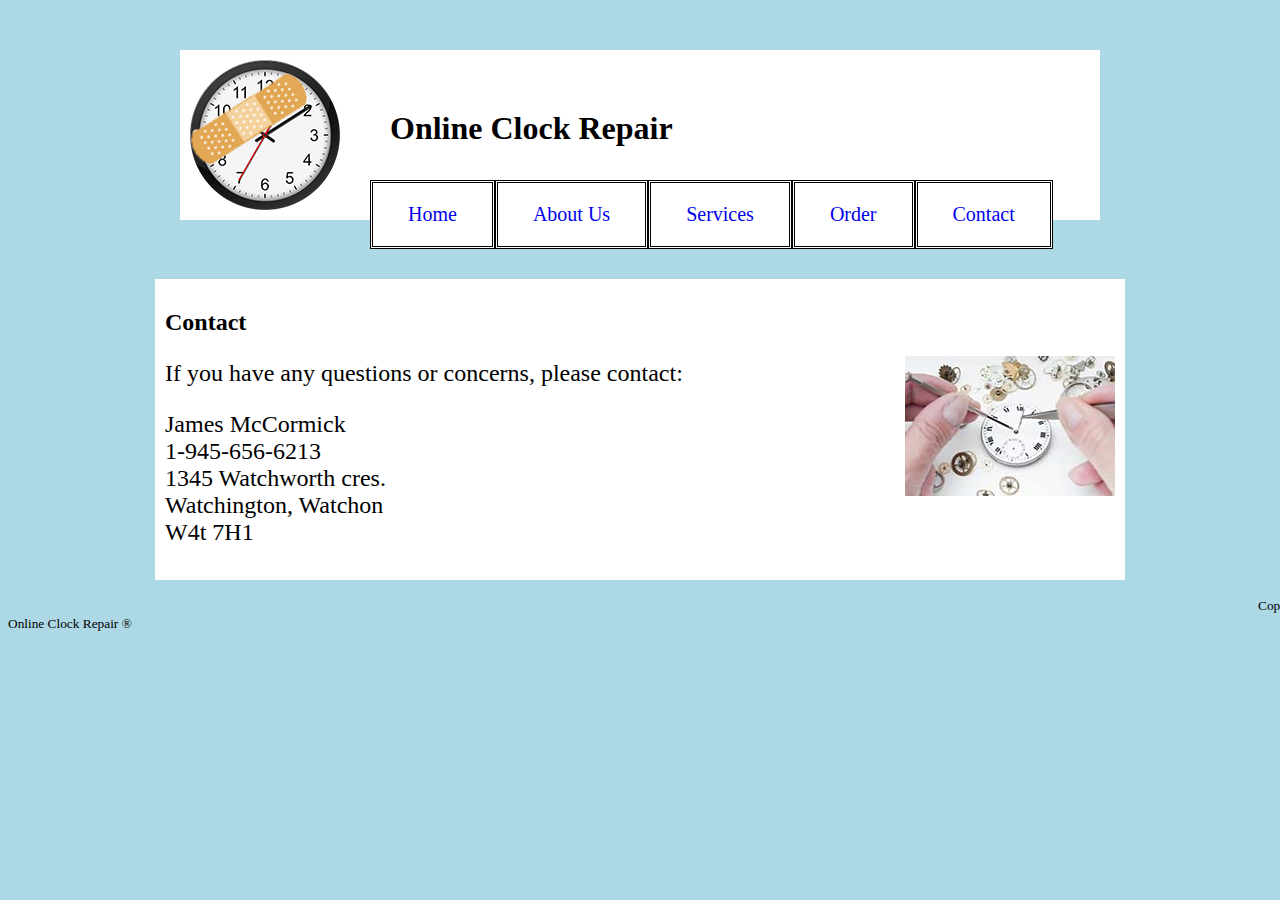
<file: Clock Website/pages/contact.html>
<!doctype html>
<html lang="en">
<head>
    <title>Contact | Online Clock Repair</title>
    <meta charset="utf-8" />
    <link href="../css/styles.css" rel="stylesheet" media="screen" />
</head>
<body>
    <header>
        <img src="../img/clock-logo.png" alt="Online Clock Repair Logo" width="150px" length="150px" />
        <h1>Online Clock Repair</h1>
        <nav>
            <ul>
                <li><a href="index.html" title="Online Clock Repair Home">Home</a></li>
                <li><a href="aboutus.html" title="About Us">About Us</a></li>
                <li><a href="services.html" title="Services">Services</a></li>
                <li><a href="orderfrm.html" title="Order Form">Order</a></li>
                <li><a href="contact.html" title="Contact">Contact</a></li>
            </ul>
        </nav>
    </header>
    <main id="contact">
        <article>
            <h2>Contact</h2>
            <img src="../img/clock-repair2.jpg" alt="Clock Parts" width="210" length="140" />
            <p>If you have any questions or concerns, please contact:</p>
            <p>James McCormick</br>1-945-656-6213</br>1345 Watchworth cres.<br>Watchington, Watchon</br>W4t 7H1</p></p>
        </article>
    </main>
    <footer>
        <p><small>Copyright Online Clock Repair &reg;</small></p>    
    </footer>
</body>
</html>
</file>
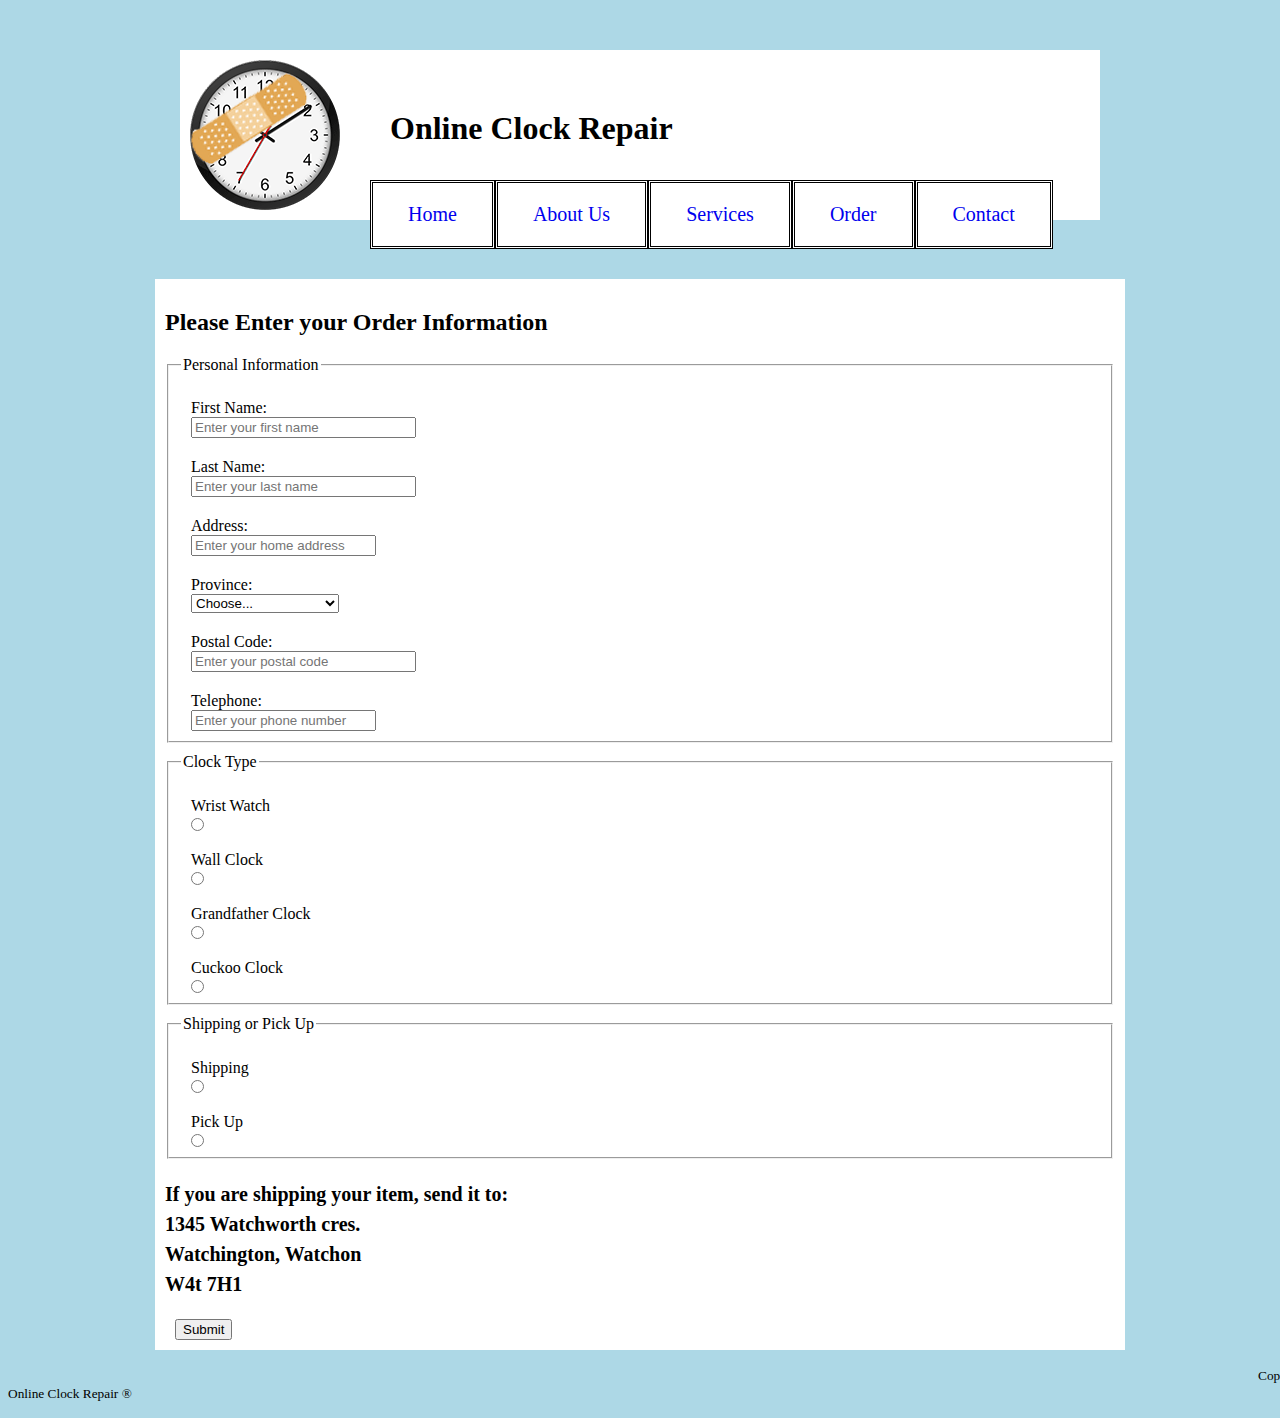
<file: Clock Website/pages/orderfrm.html>
<!doctype html>
<html lang="en">
<head>
    <title>Order Form | Online Clock Repair</title>
    <meta charset="utf-8" />
    <link href="../css/styles.css" rel="stylesheet" media="screen" />
</head>
<body>
    <header>
        <img src="../img/clock-logo.png" alt="Online Clock Repair Logo" width="150px" length="150px" />
        <h1>Online Clock Repair</h1>
        <nav>
            <ul>
                <li><a href="index.html" title="Online Clock Repair Home">Home</a></li>
                <li><a href="aboutus.html" title="About Us">About Us</a></li>
                <li><a href="services.html" title="Services">Services</a></li>
                <li><a href="orderfrm.html" title="Order Form">Order</a></li>
                <li><a href="contact.html" title="Contact">Contact</a></li>
            </ul>
        </nav>
    </header>
    <main>
        <h2>Please Enter your Order Information</h2>
        <form id="Order-Info" method="post" action="Order-Info.php">
            <input type="hidden" name="form_sent" value="1" />
            <fieldset>
                <legend>Personal Information</legend>
                <label for= "fname">First Name:</label>
                <input type="text" name="fname" id="fname" size="25" maxlength="30" placeholder= "Enter your first name" required />
                <label for= "lname">Last Name:</label>
                <input type="text" name="lname" id="lname" size="25" maxlength="30" placeholder= "Enter your last name" required />
                <label for="address">Address:</label>
                <input type="text" id="address" name="address" placeholder= "Enter your home address" required />
                <label for="province">Province:</label>
                <select id="province" name="province">
                    <option value="choose">Choose...</option>
                    <option value="AB">Alberta</option>
                    <option value="BC">British Colombia</option>
                    <option value="ON">Ontario</option>
                    <option value="MB">Manitoba</option>
                    <option value="NB">New Brunswick</option>
                    <option value="NL">Newfoundland</option>
                    <option value="NT">Northwest Territories</option>
                    <option value="NS">Nova Scotia</option>
                    <option value="NV">Nunavut</option>
                    <option value="PE">Prince Edward Island</option>
                    <option value="PQ">Québec</option>
                    <option value="SK">Saskatchewan</option>
                    <option value="YK">Yukon</option>
                </select>
                <label for="postalcode">Postal Code:</label>
                <input type="text" id="postalcode" size="25" maxlength="6" placeholder= "Enter your postal code" />
                <label for= "phone">Telephone:</label>
                <input type= "tel" name="phone" id="phone" pattern="\d{3}-\d{3 }-\d{4}" placeholder="Enter your phone number" required />
            </fieldset>
            <fieldset id=clocktype>
                <legend>Clock Type</legend>
                    <label for="watch">Wrist Watch</label>
                    <input type="radio" name="type" id="watch" value="watch" />
                    <label for="clock">Wall Clock</label>
                    <input type="radio" name="type" id="clock" value="clock" />
                    <label for="grandfather">Grandfather Clock</label>
                    <input type="radio" name="type" id="grandfather" value="grandfather" />
                    <label for="cuckoo">Cuckoo Clock</label>
                    <input type="radio" name="type" id="cuckoo" value="cuckcoo" />
            </fieldset>
            <fieldset>
                <legend>Shipping or Pick Up</legend>
                    <label for="shipping">Shipping</label>
                    <input type="radio" name="shiporpick" id="shipping" value="shipping" />
                    <label for="pickup">Pick Up</label>
                    <input type="radio" name="shiporpick" id="pickup" value="pickup" />
            </fieldset>
            <p id=shipping>If you are shipping your item, send it to:</br>1345 Watchworth cres.<br>Watchington, Watchon</br>W4t 7H1</p>
            <input type="submit" id=submit />
          </form>
    </main>
    <footer>
        <p><small>Copyright Online Clock Repair &reg;</small></p>
    </footer>
</body>
</html>
</file>
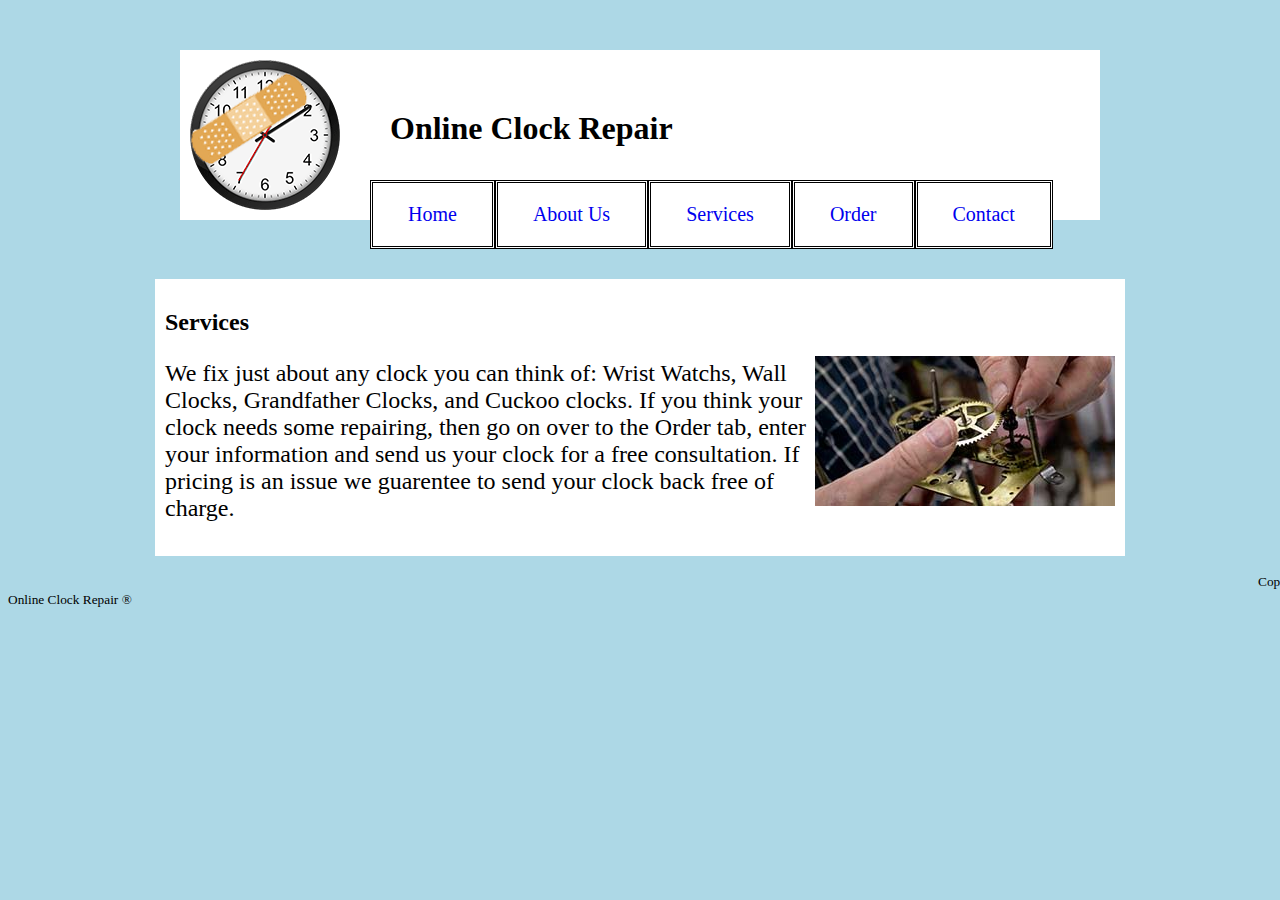
<file: Clock Website/pages/services.html>
<!doctype html>
<html lang="en">
<head>
    <title>Services | Online Clock Repair</title>
    <meta charset="utf-8" />
    <link href="../css/styles.css" rel="stylesheet" media="screen" />
</head>
<body>
    <header>
        <img src="../img/clock-logo.png" alt="Online Clock Repair Logo" width="150px" length="150px" />
        <h1>Online Clock Repair</h1>
        <nav>
            <ul>
                <li><a href="index.html" title="Online Clock Repair Home">Home</a></li>
                <li><a href="aboutus.html" title="About Us">About Us</a></li>
                <li><a href="services.html" title="Services">Services</a></li>
                <li><a href="orderfrm.html" title="Order Form">Order</a></li>
                <li><a href="contact.html" title="Contact">Contact</a></li>
            </ul>
        </nav>
    </header>
    <main id="services">
        <article>
            <h2>Services</h2>
            <img src="../img/clock-repair4.jpg" alt="Clock repair" width="300" length="150" />
            <p>We fix just about any clock you can think of: Wrist Watchs, Wall Clocks, Grandfather Clocks, and Cuckoo clocks. If you think your clock needs some repairing, then go on over to the Order tab, enter your information and send us your clock for a free consultation. If pricing is an issue we guarentee to send your clock back free of charge.</p>
        </article>
    </main>
    <footer>
        <p><small>Copyright Online Clock Repair &reg;</small></p>       
    </footer>
</body>
</html>
</file>
<file: Button Using CSS/css/style.css>
@charset "UTF-8";
nav { 
    display: flex;
    justify-content: center;
    position: relative;
    top: 400px;
}
nav li {
    list-style-type: none;
}
nav li a {
    text-decoration: none;
    font-size: 20px; 
    padding: 35px 30px;
    color: white;
    font-size: 30px;
    font-weight: bold;
    font-family: sans-serif;
    border-radius: 25px;
    box-shadow: 0 5px 10px -1px#999;
    text-shadow: 0px -2px #F90;
    border: 5px solid #F90;
    background: linear-gradient(to top, #F90, #ffcb00);
}
nav li a:hover {
    box-shadow: 1px 1px 1px 1px #f90 inset;
}
</file>
<file: Font Testing/css/style.css>
@charset "UTF-8";
@import url('https://fonts.googleapis.com/css?family=Palanquin');
@import url('https://fonts.googleapis.com/css?family=Righteous');

/*Master CSS Rules------------------*/
html {
    background-color: #C3E6EC;
}
body {
    background-color: #ECECEC;
    font-family: Palanquin, sans-serif;
    font-size: 120%;
    line-height: 1.2;
    width: 960px;
    margin: 0 auto;
}
/* Heading-------------------------*/
header {
    background-color: #EEE781;
    width: 960px;
    height: 150px;
    margin: 20px auto 0 auto;
    font-family: Righteous, Palanquin, sans-serif;
}
header h1 {
    float: left;
    margin: 50px;
}
header img {
    float: left;
}
/*Navigation-----------------------*/
nav {
    clear: both;
    width: 960px;
    position: relative;
    left: -40px;
    margin: 0;
}
nav li {
    float: left;
    list-style-type: none;
    padding: 10px 40px 10px 40px;
    background-color: #E9FA53;
}
nav li a{
    text-decoration: none;
    font-size: 20px;
}
a:link {
    color: #16AF37;
}
a:visited {
    color: #FF0606;
}
a:hover {
    color: #C59613;
}
/*Body Content Styles---------------*/ 
.history {
    float: left;
    width: 580px;
    line-height: 1.4;
    margin-left: 10px;
}
.history h2 {
    text-decoration: underline;
}
.sentences {
    float: right;
    width: 300px;
    border-style: solid;
    position: relative;
    top: 30px;
    margin-right: 10px;
}
.sentences h3{
    margin: 15px;
    text-decoration: underline;
}
.sentences p {
    margin: 15px;
    font-size: 200%;
}
.examples {
    clear: both;
    border-style: solid;
    padding: 10px;
    width: 560px;
    position: relative;
    top: -120px;
    margin-left: 10px;
}
.examples p {
    font-size: 120%;
}
footer {
    clear: both;
    position: relative;
    top: -100px;
    margin-left: 10px;
}
</file>
<file: Magazine Page Recreation/css/syle.css>
@charset "UTF-8";

/*Master Page Styles-------------------------------*/
html {
    font-family: 'Times New Roman', Times, serif;
}
body {
    width: 820px;;
    margin: 0 auto;
}

/*Heading styles----------------------------------*/
h1 {
    font-size: 15px;
    color: orange;
    text-transform: uppercase;
}
h2 {
    font-size: 15px;
    margin: 0;
    
}
#heading {
    font-weight: bold;
    font-size: 40px;
    text-transform: lowercase;
    text-align: center;
    margin-top: 10px;
}
#heading {
    text-transform: capitalize;
}

strong {
    color: orange;
}
/*Paragraphs styles-------------------------------*/
article p {
    margin: 0;
}
#paragraph {
    text-align: center;
}
.half2 p:last-of-type {
    font-weight: bold;
}

/*Footer Styles-----------------------------------*/
footer {
    text-transform: uppercase;
    font-style: normal;
}
footer small {
    font-weight: bold;
}
footer time {
    font-weight: normal;
}
footer em {
    font-style: normal;
}
/*Positioning-------------------------------------*/
article  {
    display: flex;
}
.half1 {
    display: flex;
    flex-direction: column;
    flex: 2;
    margin-right: 20px;
}
.half2 {
  display: flex;
  flex-direction: column;
  flex: 1;
}
.container2 {
    display: flex;
    margin: 10px;
}
.split1 {
    margin-right: 10px;
}
</file>
<file: Movie Poster Text Recreation/css/stylesheet.css>
@charset "UTF-8";

body {
    font-family: Times New Roman, sans-serif;
    background-color: orange;  
}

#page{
    background-color: white;
    position: relative;
    top: 0;
    width: 960px;
    height: 160px;
    border-style: double;
}

#page img{
    position: relative;
    top: -100px;
}

#page h1{
    position: relative;
    left: 200px;
    top: 40px;
}

#poster img{
    position: relative;
    top: 50px;
}

#Title{
    position: absolute;
    top: 250px;
    left: 20px;
    font-size: 5pt;
    line-height: 1;
    color: white;
}
#Title strong{
    font-size:30pt;
    color: red;
    line-height:0.5;
}

#poster main{
    position: absolute;
    top: 370px;
    left: 20px;
    color: white;
}
#poster footer{
    position: absolute;
    top: 760px;
    left: 20px;
    line-height: 0.5;
    text-align: right;
    color: white;
    font-size:7pt;
}

#poster footer em{
    font-style: normal;
    font-size: 5pt;
}

#link{
    position: absolute;
    top: 870px;
    font-size:20pt;

}
</file>
<file: See and Say Recreation/css/main.css>
@charset "utf-8";
body {
    width: 960px;
    margin: 400px auto;
    position:relative;
    left: 200px;
    background-color: yellow;
}
</file>
<file: Silly Stories Lab/css/styles.css>
@charset "utf-8";

body {
	font-family: helvetica, sans-serif;
	width: 350px;
}

label {
	font-weight: bold;  
}

div {
	padding-bottom: 20px;
}

input[type="text"] {
	padding: 5px;
	width: 150px;
}
/* Hide the output paragraph until the user has submitted the form */
p {
	background: #FFC125;
	color: #5E2612;
	padding: 10px;
	visibility: hidden;
}
</file>
<file: Clock Website/css/styles.css>
@charset "utf-8";
/*Page styles*/
body {
    background-color: lightblue;
}
/*Header and Logo*/
header {
    background-color: white;
    width: 900px;
    height: 150px;
    margin: 50px auto 0 auto;
    padding: 10px;
}
header h1 {
    margin: 50px;
    padding-left: 150px;
}
header img {
    float: left;
}

/* Global Navigation Styles*/
nav {
    clear: both;
    width: 900px;
    position: relative;
    left:140px;
    top:-30px;
}
nav li {
    float: left;
    list-style-type: none;
    padding: 20px 35px;
    background-color: white;
    border-style: double;
}
nav li a{
    text-decoration: none;
    font-size: 20px;
}
/*Body Content Styles*/
main {
    clear: both;
    width: 950px;
    margin: 50px auto 0 auto;
    padding: 10px 10px;
    position: relative;
    top: 0px;
    background-color: white;
}
main p {
    font-size: 150%;
}
#home img {
    float: right;
}
#aboutus img {
    float:right;
}
#services img {
    float:right;
}
#contact img{
    float: right;
}
/*Form Styles*/
fieldset {
    margin-bottom: 10px;
}
label {
    display: block;
    margin-top: 20px;
    margin-left: 10px;
}
input, select {
    display: block;
    margin-left:10px;
}
#shipping {
    line-height: 1.5;
    font-weight: bold;
    font-size: 20px;
}
#submit {
    margin-top: 10px;
}
/*Footer Styles*/
footer {
    text-indent: 1250px;
    
}
</file>
